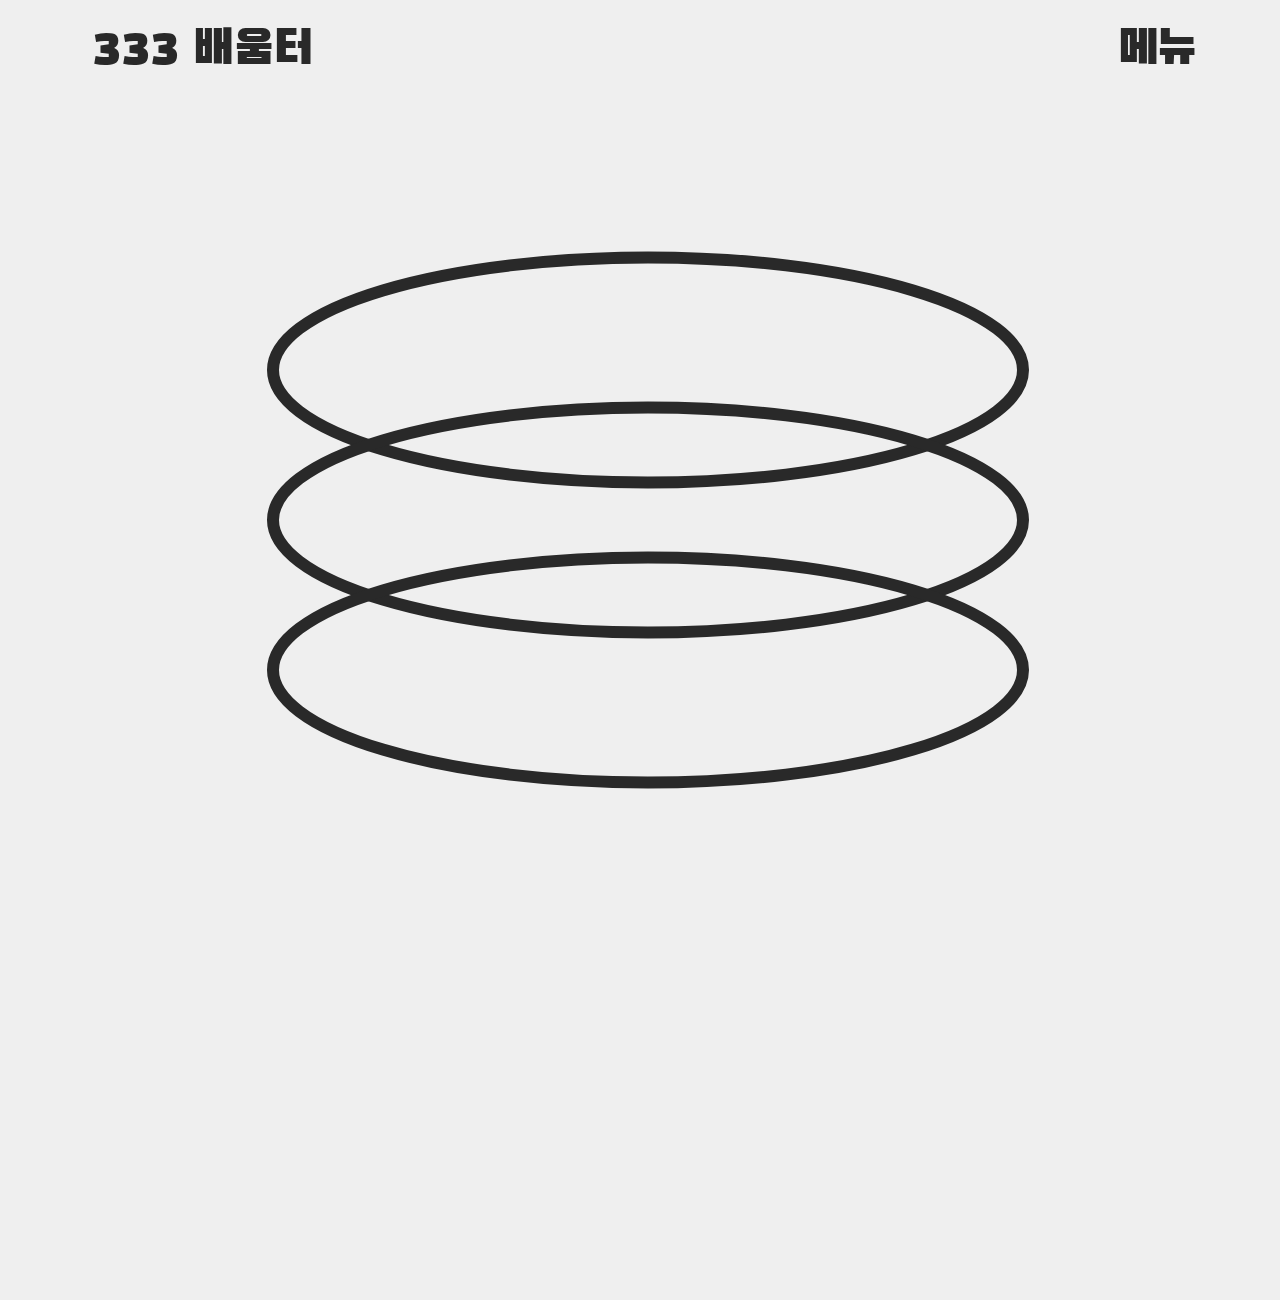
<file: index.html>
<!DOCTYPE html>
<html lang="ko">

<head>
  <link href="https://fonts.googleapis.com/css?family=Black+Han+Sans" rel="stylesheet">
  <link href="https://fonts.googleapis.com/css?family=Gothic+A1|Nanum+Gothic+Coding" rel="stylesheet">
  <link rel="stylesheet" href="333_style.css">
  <title>333 Academy</title>
</head>

<body>
  <header class="header">
    <div class="left-box padding_logo">
      <p id="logo1_text">
        <a class="logo_link" href="index.html">333 배움터</a></p>
    </div>

    <nav class="right-box padding_logo">
      <ul>
        <li id="logo2_text">
          <a class="logo_link" href="#" title="메뉴입니다.">메뉴</a>
          <ul class="drop-menu">
            <li><a class="logo_link" href="333academy_about0.html" title="333 배움터에 대한 소개 글 페이지로 이동하는 버튼입니다.">333에 대해서</a></li>
            <li><a class="logo_link" href="333academy_ARCHIVE.html" title="333 배움터의 위치와 연락처가 나와있는 페이지로 이동하는 버튼입니다. ">아카이브룸</a></li>
            <li><a class="logo_link" href="333academy_contact.html" title="333 배움터의 위치와 연락처가 나와있는 페이지로 이동하는 버튼입니다. ">연락처</a></li>
          </ul>
        </li>
      </ul>
    </nav>
  </header>

  <main class="main_index padding">
    <div class="container">
      <div class="outer">
        <div class="inner">
          <svg>
            <a href="333academy_about0.html" alt="세개의 원이 상하로 겹쳐있는 333 배움터의 로고 중 첫번째 원입니다." title="333 배움터에 대한 소개 글 페이지로 이동하는 버튼입니다.">
              <ellipse class="circle1" />
            </a>
            <a href="333academy_ARCHIVE.html" alt="세개의 원이 상하로 겹쳐있는 333 배움터의 로고 중 두번째 원입니다." title="html과 css에 관한 글들을 모아둔 페이지로 이동하는 버튼입니다.">
              <ellipse class="circle2" />
            </a>
            <a href="333academy_contact.html" alt="세개의 원이 상하로 겹쳐있는 333 배움터의 로고 중 세번째 원입니다." title="333 배움터의 위치와 연락처가 나와있는 페이지로 이동하는 버튼입니다. ">
              <ellipse class="circle3" />
            </a>
          </svg>
        </div>
      </div>
    </div>
  </main>

</body>

</html>
</file>
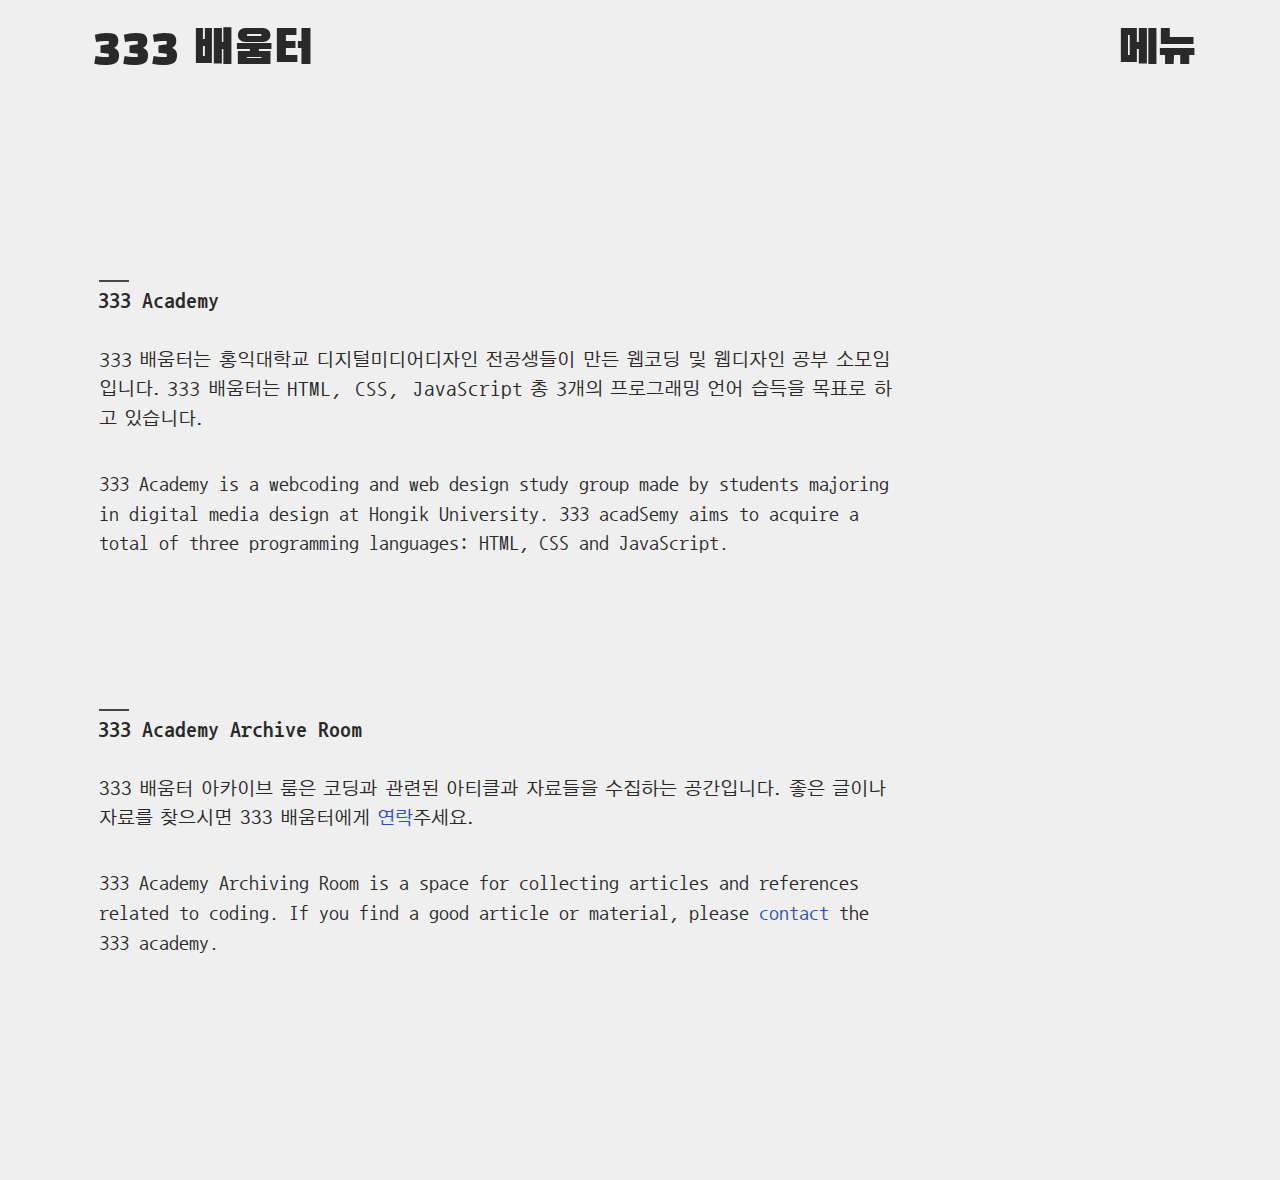
<file: 333academy_about0.html>
<!DOCTYPE html>
<html lang="ko">

<head>
  <meta charset="utf-8">
  <link rel="stylesheet" href="333_style.css">
  <link href="https://fonts.googleapis.com/css?family=Black+Han+Sans" rel="stylesheet">
  <link href="https://fonts.googleapis.com/css?family=Gothic+A1:400,600|Nanum+Gothic+Coding:400,700&amp;subset=korean" rel="stylesheet">
<title>About 333 Academy</title>
</head>

<body>
  <header class="header">
    <div class="left-box padding_logo">
      <p id="logo1_text">
        <a class="logo_link" href="index.html">333 배움터</a></p>
    </div>

    <nav class="right-box padding_logo">
      <ul>
        <li id="logo2_text">
          <a class="logo_link" href="#" title="메뉴입니다.">메뉴</a>
          <ul class="drop-menu">
            <li><a class="logo_link" href="333academy_about0.html" title="333 배움터에 대한 소개 글 페이지로 이동하는 버튼입니다.">333에 대해서</a></li>
            <li><a class="logo_link" href="333academy_ARCHIVE.html" title="333 배움터의 위치와 연락처가 나와있는 페이지로 이동하는 버튼입니다. ">아카이브룸</a></li>
            <li><a class="logo_link" href="333academy_contact.html" title="333 배움터의 위치와 연락처가 나와있는 페이지로 이동하는 버튼입니다. ">연락처</a></li>
          </ul>
        </li>
      </ul>
    </nav>
  </header>

  <main class="main padding">
    <h2>333 Academy</h2>

    <p class="about_333_kr" id="A1Body_text"><span class="span_body">333</span> 배움터는 홍익대학교 디지털미디어디자인 전공생들이 만든 웹코딩
      및 웹디자인 공부 소모임입니다. <span class="span_body">333</span> 배움터는 <span class="span_body">HTML, CSS, JavaScript</span>
      총 <span class="span_body">3</span>개의 프로그래밍 언어 습득을 목표로 하고 있습니다.</p>
    <p class="about_333_eng" id="nanumcodBody_text">333 Academy is a webcoding and web design study group made by students majoring in digital media design at Hongik University.
      333 acadSemy aims to acquire a total of three programming languages: HTML, CSS and JavaScript.</p>

      <h2>333 Academy Archive Room</h2>

    <p class="about_333_kr" id="A1Body_text">333 배움터 아카이브 룸은 코딩과 관련된 아티클과 자료들을 수집하는 공간입니다. 좋은 글이나 자료를 찾으시면 333 배움터에게
      <a class="contact_link" href="333academy_contact.html" title="클릭하면 연락처 페이지로 이동합니다.">연락</a>주세요.</p>
    <p class="about_333_eng" id="nanumcodBody_text">333 Academy Archiving Room is a space for collecting articles and references related to coding. If you find a good article or material, please <a class="contact_link" href="333academy_contact.html"
        title="클릭하면 연락처 페이지로 이동합니다.">contact</a> the 333 academy.</p>
  </main>
</body>

</html>
</file>
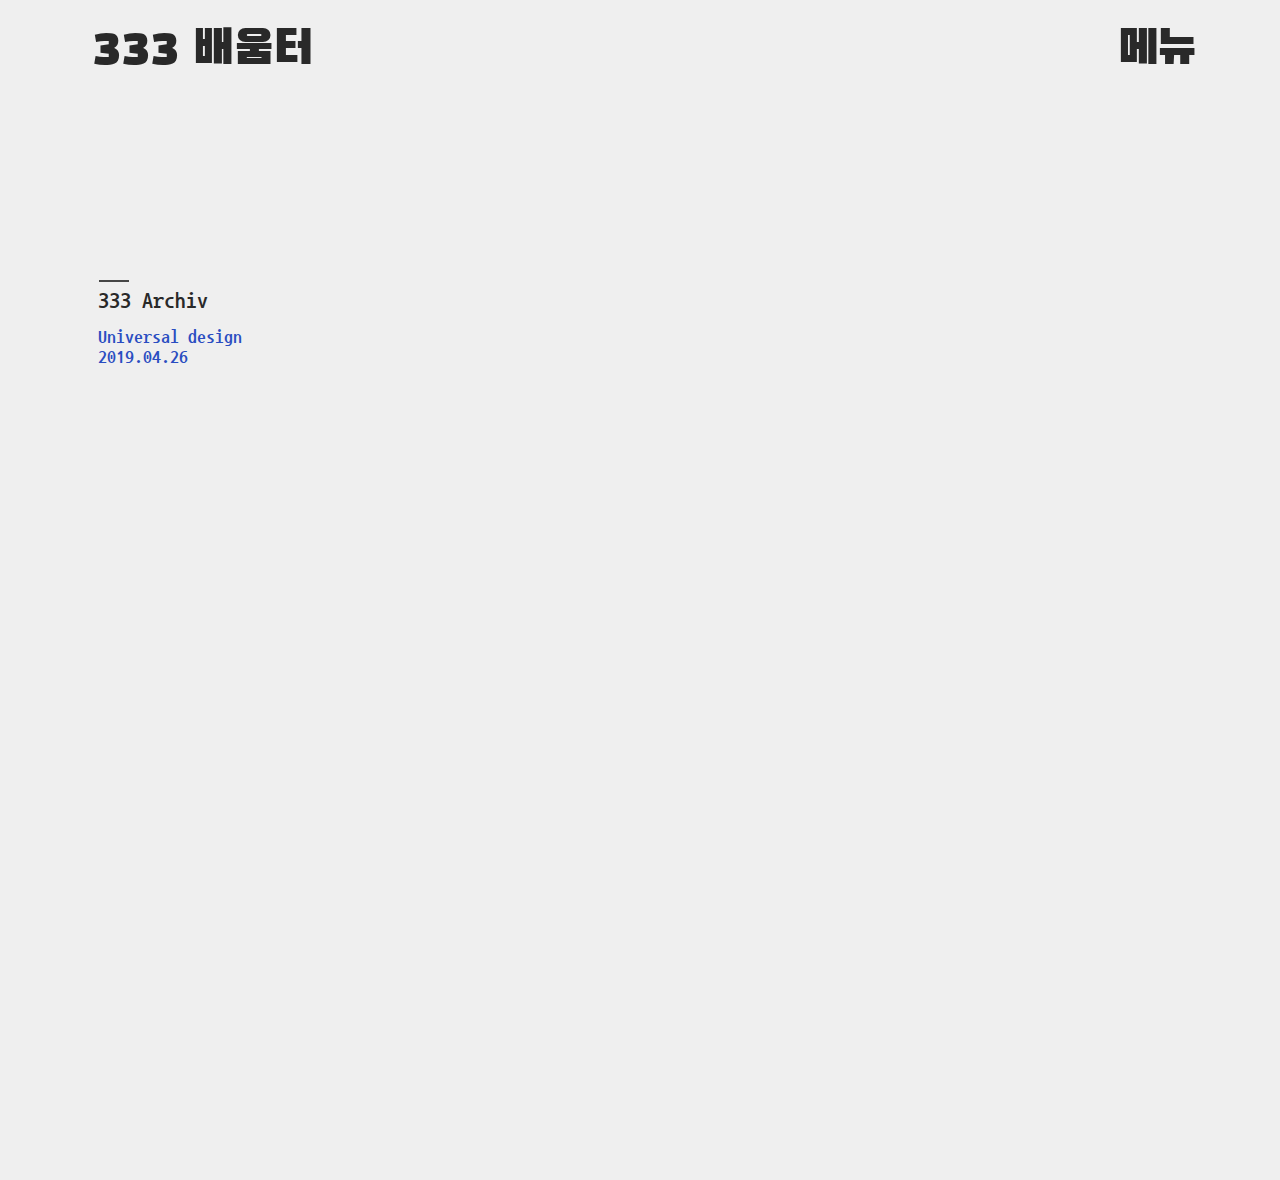
<file: 333academy_ARCHIVE.html>
<!DOCTYPE html>
<html lang="ko">

<head>
  <meta charset="utf-8">
  <link rel="stylesheet" href="333_style.css">
  <link href="https://fonts.googleapis.com/css?family=Black+Han+Sans" rel="stylesheet">
  <link href="https://fonts.googleapis.com/css?family=Gothic+A1:400,600|Nanum+Gothic+Coding:400,700&amp;subset=korean" rel="stylesheet">
  <title>333 Academy Archive</title>

</head>

<body>
  <header class="header">
    <div class="left-box padding_logo">
      <p id="logo1_text">
        <a class="logo_link" href="index.html">333 배움터</a></p>
    </div>

    <nav class="right-box padding_logo">
      <ul>
        <li id="logo2_text">
          <a class="logo_link" href="#" title="메뉴입니다.">메뉴</a>
          <ul class="drop-menu">
            <li><a class="logo_link" href="333academy_about0.html" title="333 배움터에 대한 소개 글 페이지로 이동하는 버튼입니다.">333에 대해서</a></li>
            <li><a class="logo_link" href="333academy_ARCHIVE.html" title="333 배움터의 위치와 연락처가 나와있는 페이지로 이동하는 버튼입니다. ">아카이브룸</a></li>
            <li><a class="logo_link" href="333academy_contact.html" title="333 배움터의 위치와 연락처가 나와있는 페이지로 이동하는 버튼입니다. ">연락처</a></li>
          </ul>
        </li>
      </ul>
    </nav>
  </header>

  <main class="main padding">

  <h2>333 Archiv</h2>

<p>
    <h3>
      <a class="contact_link" href="333academy_universaldesign.html">Universal design
        <br>2019.04.26</a>
    </h3>
  </p>
  </main>
</body>

</html>
</file>
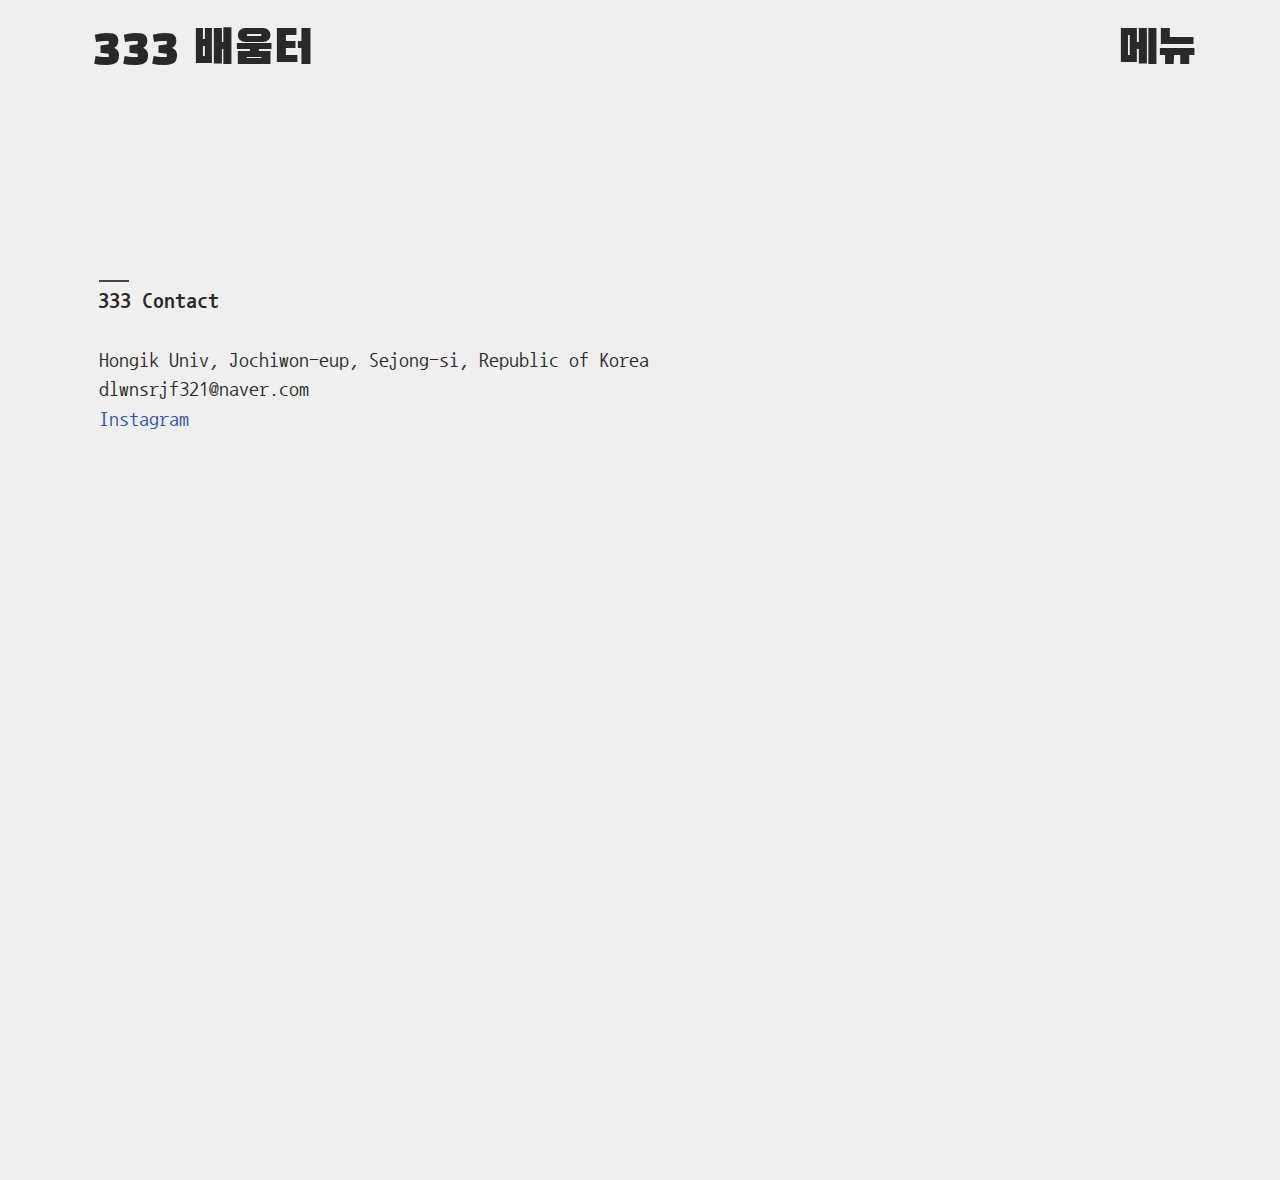
<file: 333academy_contact.html>
<!DOCTYPE html>
<html lang="ko">

<head>
  <meta charset="utf-8">
  <link rel="stylesheet" href="333_style.css">
  <link href="https://fonts.googleapis.com/css?family=Black+Han+Sans" rel="stylesheet">
  <link href="https://fonts.googleapis.com/css?family=Gothic+A1:400,600|Nanum+Gothic+Coding:400,700&amp;subset=korean" rel="stylesheet">
  <title>Contact 333 Academy</title>

</head>

<body>
  <header class="header">
    <div class="left-box padding_logo">
      <p id="logo1_text">
        <a class="logo_link" href="index.html">333 배움터</a></p>
    </div>

    <nav class="right-box padding_logo">
      <ul>
        <li id="logo2_text">
          <a class="logo_link" href="#" title="메뉴입니다.">메뉴</a>
          <ul class="drop-menu">
            <li><a class="logo_link" href="333academy_about0.html" title="333 배움터에 대한 소개 글 페이지로 이동하는 버튼입니다.">333에 대해서</a></li>
            <li><a class="logo_link" href="333academy_ARCHIVE.html" title="333 배움터의 위치와 연락처가 나와있는 페이지로 이동하는 버튼입니다. ">아카이브룸</a></li>
            <li><a class="logo_link" href="333academy_contact.html" title="333 배움터의 위치와 연락처가 나와있는 페이지로 이동하는 버튼입니다. ">연락처</a></li>
          </ul>
        </li>
      </ul>
    </nav>
  </header>
  <main class="main padding">

      <h2>333 Contact</h2>
  
    <p class="about_333_eng" id="nanumcodBody_text">
      Hongik Univ, Jochiwon-eup, Sejong-si, Republic of Korea
      <br>dlwnsrjf321@naver.com
      <br><a class="contact_link" href="https://www.instagram.com/geol_artwork/">Instagram</a>
    </p>

  </main>

</body>

</html>
</file>
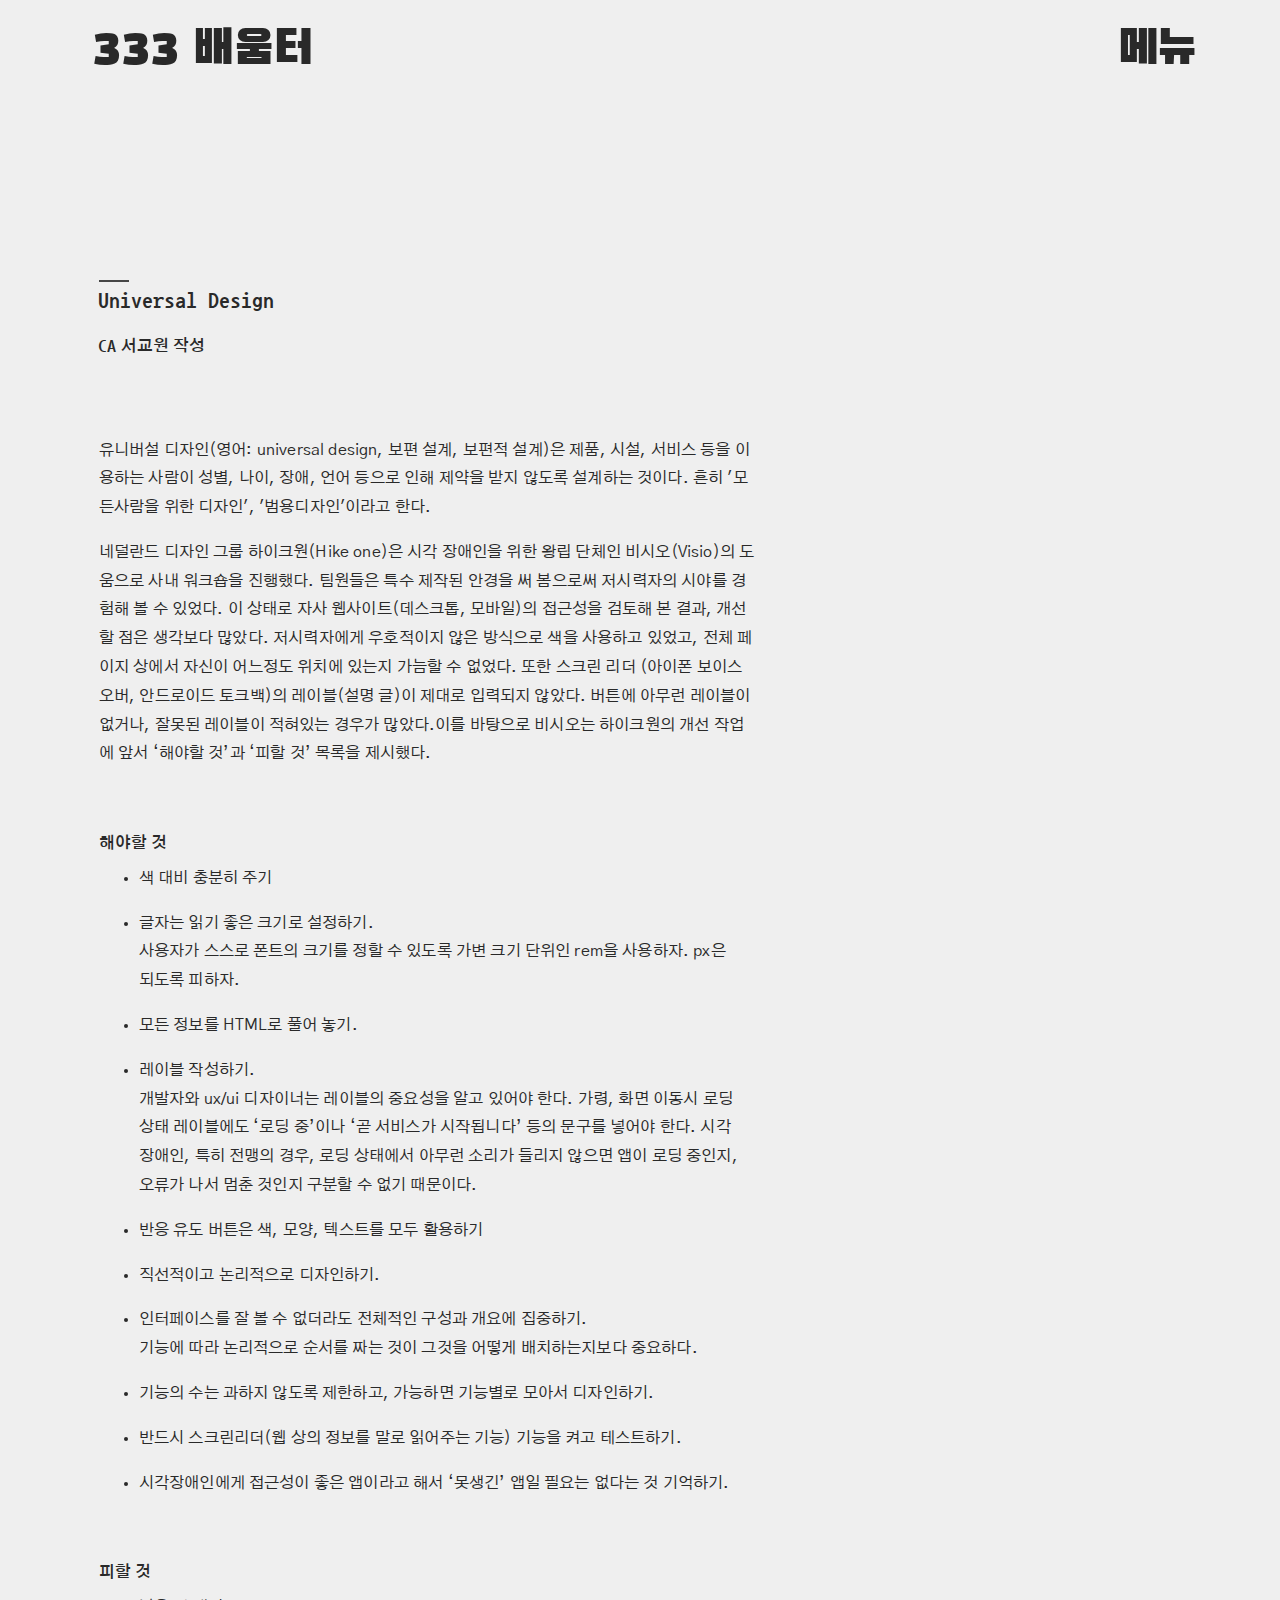
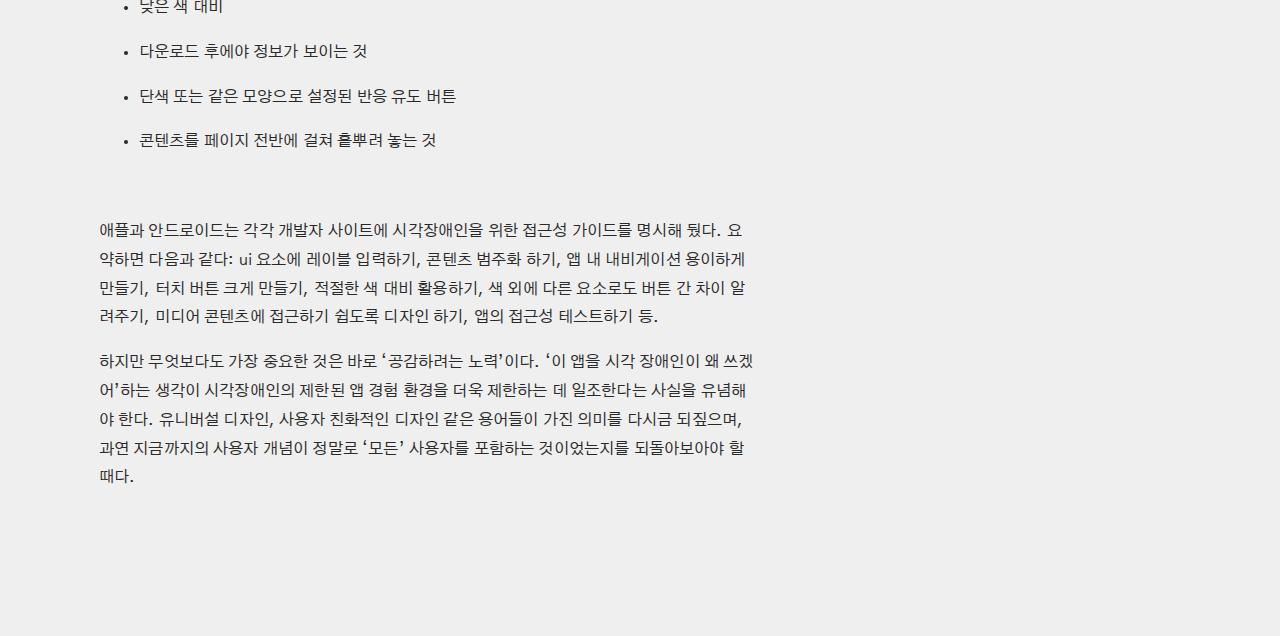
<file: 333academy_universaldesign.html>
<!DOCTYPE html>
<html lang="ko">

<head>
  <meta charset="utf-8">
  <link rel="stylesheet" href="333_style.css">
  <link href="https://fonts.googleapis.com/css?family=Black+Han+Sans" rel="stylesheet">
  <link href="https://fonts.googleapis.com/css?family=Gothic+A1:400,600|Nanum+Gothic+Coding:400,700&amp;subset=korean" rel="stylesheet">
  <title>333 Academy Archive universal design</title>
</head>

<body>
  <header class="header">
    <div class="left-box padding_logo">
      <p id="logo1_text">
        <a class="logo_link" href="index.html">333 배움터</a></p>
    </div>
    <nav class="right-box padding_logo">
      <ul>
        <li id="logo2_text">
          <a class="logo_link" href="#" title="메뉴입니다.">메뉴</a>
          <ul class="drop-menu">
            <li><a class="logo_link" href="333academy_about0.html" title="333 배움터에 대한 소개 글 페이지로 이동하는 버튼입니다.">333에 대해서</a></li>
            <li><a class="logo_link" href="333academy_ARCHIVE.html" title="333 배움터의 위치와 연락처가 나와있는 페이지로 이동하는 버튼입니다. ">아카이브룸</a></li>
            <li><a class="logo_link" href="333academy_contact.html" title="333 배움터의 위치와 연락처가 나와있는 페이지로 이동하는 버튼입니다. ">연락처</a></li>
          </ul>
        </li>
      </ul>
    </nav>
  </header>

  <main class="main padding">
    <h2>Universal Design</h2>
      <br>
      <p class="author_kr"><span class="author_eng">CA</span> 서교원 작성</p>

<div class="archive_kr" id="A1Body_archive">
    <p>
      유니버설 디자인(영어: universal design, 보편 설계, 보편적 설계)은 제품, 시설, 서비스 등을
      이용하는 사람이 성별, 나이, 장애, 언어 등으로 인해 제약을 받지 않도록 설계하는 것이다. 흔히
      '모든사람을 위한 디자인', '범용디자인'이라고 한다.</p>

    <p>네덜란드 디자인 그룹 하이크원(Hike one)은 시각 장애인을 위한 왕립 단체인 비시오(Visio)의 도움으로
      사내 워크숍을 진행했다. 팀원들은 특수 제작된 안경을 써 봄으로써 저시력자의 시야를 경험해 볼 수 있었다.
      이 상태로 자사 웹사이트(데스크톱, 모바일)의 접근성을 검토해 본
      결과, 개선할 점은 생각보다 많았다. 저시력자에게 우호적이지 않은 방식으로 색을 사용하고
      있었고, 전체 페이지 상에서 자신이
      어느정도 위치에 있는지 가늠할 수 없었다. 또한 스크린 리더
      (아이폰 보이스 오버, 안드로이드 토크백)의 레이블(설명 글)이 제대로 입력되지 않았다. 버튼에
      아무런 레이블이 없거나, 잘못된 레이블이 적혀있는 경우가 많았다.이를 바탕으로 비시오는 하이크원의 개선 작업에 앞서
      ‘해야할 것’과 ‘피할 것’ 목록을 제시했다.
     </p>
     <br>



      <p class="bold">해야할 것</p>
      <p class="ul">
        <ul>
          <li>색 대비 충분히 주기</li>
          <p></p>
          <li>글자는 읽기 좋은 크기로 설정하기.
            <br>사용자가 스스로 폰트의 크기를 정할 수 있도록 가변 크기 단위인 rem을 사용하자. px은 되도록 피하자.</li>
          <p></p>
          <li>모든 정보를 HTML로 풀어 놓기.</li>
          <p></p>
          <li>레이블 작성하기.
            <br>개발자와 ux/ui 디자이너는 레이블의 중요성을 알고 있어야 한다.
            가령, 화면 이동시 로딩 상태 레이블에도 ‘로딩 중’이나 ‘곧 서비스가 시작됩니다’ 등의 문구를 넣어야 한다. 시각장애인, 특히 전맹의 경우, 로딩 상태에서 아무런 소리가 들리지 않으면 앱이 로딩 중인지, 오류가 나서 멈춘 것인지 구분할 수 없기 때문이다.</li>
          <p></p>
          <li>반응 유도 버튼은 색, 모양, 텍스트를 모두 활용하기</li>
          <p></p>
          <li>직선적이고 논리적으로 디자인하기.</li>
          <p></p>
          <li>인터페이스를 잘 볼 수 없더라도 전체적인 구성과 개요에 집중하기.
            <br>기능에 따라 논리적으로 순서를 짜는 것이 그것을 어떻게 배치하는지보다 중요하다.</li>
          <p></p>
          <li>기능의 수는 과하지 않도록 제한하고, 가능하면 기능별로 모아서 디자인하기.</li>
          <p></p>
          <li>반드시 스크린리더(웹 상의 정보를 말로 읽어주는 기능) 기능을 켜고 테스트하기.</li>
          <p></p>
          <li>시각장애인에게 접근성이 좋은 앱이라고 해서 ‘못생긴’ 앱일 필요는 없다는 것 기억하기.</li>
        </ul>
      </p>
<br>
  <p class="bold">피할 것</p>
      <p class="ul">
        <ul>
          <li>낮은 색 대비</li>
          <p></p>
          <li>다운로드 후에야 정보가 보이는 것</li>
          <p></p>
          <li>단색 또는 같은 모양으로 설정된 반응 유도 버튼</li>
          <p></p>
          <li>콘텐츠를 페이지 전반에 걸쳐 흩뿌려 놓는 것</li>
      </ul>
    </p>
<br>
    <p>애플과 안드로이드는 각각 개발자 사이트에 시각장애인을 위한 접근성 가이드를 명시해 뒀다.
      요약하면 다음과 같다: ui 요소에 레이블 입력하기, 콘텐츠 범주화 하기, 앱 내 내비게이션 용이하게 만들기, 터치 버튼 크게 만들기, 적절한 색 대비 활용하기, 색 외에 다른 요소로도 버튼 간 차이 알려주기, 미디어 콘텐츠에 접근하기 쉽도록 디자인 하기, 앱의 접근성 테스트하기 등.
    </p>
    <p>하지만 무엇보다도 가장 중요한 것은 바로 ‘공감하려는 노력’이다. ‘이 앱을 시각 장애인이 왜 쓰겠어’하는 생각이 시각장애인의 제한된 앱 경험 환경을 더욱 제한하는 데 일조한다는 사실을 유념해야 한다. 유니버설 디자인, 사용자 친화적인 디자인 같은 용어들이 가진 의미를 다시금 되짚으며, 과연 지금까지의 사용자 개념이 정말로 ‘모든’ 사용자를 포함하는 것이었는지를
      되돌아보아야 할 때다.
      <br>
      <br>
      <br>
      <br>
      <br>
      <br>
    </p>
</div>
  </main>

</body>

</html>
</file>
<file: 333_style.css>
html {
  color: #292929;
  width: 100%;
  height: 100%;
}

body {
  background-color: #EFEFEF;
  width: 100vw;
  height: 100%;
}

h2 {
  display: inline;
  font-family: 'Nanum Gothic Coding', monospace;
  font-style: normal;
  font-weight: 600;
  font-size: 1.35rem;
  color: #292929;
}

h2:before {
  content: "";
  display: block;
  width: 30px;
  border-top: 2.5px solid #464646;
  padding-top: 4.5px;
  margin: 3px 1.6px;
}

h3 {
  display: inline;
  font-family: 'Nanum Gothic Coding', monospace;
  line-height: 1.3rem;
  font-style: normal;
  font-weight: 600;
  font-size: 1.1rem;
  color: #292929;
}

br{
  line-height: 1.5rem;
}

.ul {
  margin-top: -10px;
}

nav>ul {
  list-style-type: none;
  padding: 0;
  margin: 0;
  display: inline-block;
}

nav>ul>li {
  float: right;
  line-height: 60px;
  position: relative;
}

ul.drop-menu {
  position: absolute;
  top: 100%;
  left: 0%;
  right: 0%;
  width: 100%;
  padding: 0;
}

ul.drop-menu li {
  line-height: 55px;
  display: none;
  opacity: 0;
}

li:hover>ul.drop-menu li {
  animation: load 1s forwards;
  display: block;
}

@keyframes load {
  0% {
    transform: translateX(60px) scale(1.1);
  }

  100% {
    transform: translateX(0) scale(1);
    opacity: 1;
  }
}

li {
  width: 47vw;
}

.indent {
  text-indent: 2rem;
}

.header {
  z-index: 99;
  position: fixed;
  top: 0;
  width: 99.5vw;
  height: 94px;
  padding-top: 20px;
  display: block;
  transition: all 200ms ease-out;
}

.left-box {
  float: left;
  transition: all 400ms ease-out;
}

.right-box {
  float: right;
  transition: all 400ms ease-out;
}

#logo1_text {
  text-align: left;
  font-family: 'Black Han Sans', sans-serif;
  font-size: 3rem;
  color: #292929;
  display: inline;
  text-decoration: none;
}

#logo2_text {
  text-align: right;
  font-family: 'Black Han Sans', sans-serif;
  font-size: 3rem;
  color: #292929;
  display: inline;
  text-decoration: none;
}

#A1Body_text {
  font-family: 'Gothic A1', sans-serif;
  font-style: normal;
  font-weight: 400;
  font-size: 1.2rem;
  color: #292929;
}

#nanumcodBody_text {
  font-family: 'Nanum Gothic Coding', sans-serif;
  font-style: normal;
  font-weight: 400;
  font-size: 1.235rem;
  color: #292929;
}

#A1Body_archive {
  font-family: 'Gothic A1', sans-serif;
  font-style: normal;
  font-weight: 400;
  font-size: 1rem;
  color: #292929;
}

#nanumcodBody_archive {
  font-family: 'Nanum Gothic Coding', sans-serif;
  font-style: normal;
  font-weight: 400;
  font-size: 1.035rem;
  color: #292929;
}

.main {
  position: relative;
  margin-top: 280px;
  transition: all 400ms ease-out;
}

.main_index {
  position: relative;
  margin-top: 400px;
  transition: all 400ms ease-out;
}

.padding {
  padding: 0 7vw;
}

.padding_logo {
  padding: 0 6.6vw;
}

.container {
  width: 70%;
  height: 70%;
  margin: 50px auto;
  text-align: center;
}

.outer {
  display: table;
  width: 100%;
  height: 100%;
}

.inner {
  display: table-cell;
  vertical-align: middle;
  text-align: center;
}

.logo_link {
  text-decoration: none;
}

.logo_link:link {
  color: #292929;
}

.logo_link:visited {
  color: #292929;
}

.logo_link:hover{
  text-decoration: none;
  color: #2a4dc1;
}

.contact_link {
  text-decoration: none;
}

.contact_link:link {
  text-decoration: none;
  color: #2a4dc1;
}

.contact_link:visited {
  text-decoration: none;
  color: #1b4ae5;
}


.span_title {
  font-family: 'Nanum Gothic Coding', sans-serif;
  font-style: normal;
  font-weight: 700;
  font-size: 1.385rem;
  vertical-align: 0;
  color: #292929;
}

.span_body {
  font-family: 'Nanum Gothic Coding', sans-serif;
  font-style: normal;
  font-weight: 400;
  font-size: 1.285rem;
  vertical-align: 0;
  color: #292929;
}

.about_333_kr {
  width: 63vw;
  line-height: 1.87rem;
  letter-spacing: 0rem;
  word-spacing: 0.15rem;
  margin-top: 35px;
  margin-left: 0.07rem;
}

.about_333_eng {
  width: 63vw;
  line-height: 1.85rem;
  letter-spacing: 0rem;
  word-spacing: 0rem;
  margin-top: 35px;
  margin-left: 0.07rem;
  margin-bottom: 150px;
}

.archive_kr {
  width: 51.4vw;
  line-height: 1.8rem;
  letter-spacing: 0.01rem;
  word-spacing: 0rem;
  margin-top: 35px;
  margin-left: 0.07rem;
}

.author_kr {
  font-family: 'Gothic A1', sans-serif;
  font-style: normal;
  font-weight: 600;
  font-size: 1rem;
  color: #292929;
  margin-top: 25px;
  margin-bottom: 80px;
}

.author_eng {
  font-family: 'Nanum Gothic Coding', sans-serif;
  font-style: normal;
  font-weight: 600;
  font-size: 1.1rem;
  letter-spacing: 0.05rem;
  color: #292929;
  margin-top: 25px;
  vertical-align: 0;
}

.bold {
  font-weight: 600;
  color: #292929;
}

.circle1 {
  stroke: #292929;
  stroke-width: 12;
  cx: 150;
  cy: -30;
  rx: 125%;
  ry: 75%;
  r: 50;
  fill: rgba(255, 255, 255, 0);
  transition: cx 400ms ease-out;
}

.circle1:hover {
  position: absolute;
  cx: 50;
  cy: -30;
  rx: 125%;
  ry: 75%;
  r: 50;
  fill: rgba(255, 255, 255, 0);
  stroke: #2a4dc1;
  stroke-width: 15;
}

.circle2 {
  stroke: #292929;
  stroke-width: 12;
  cx: 150;
  cy: 120;
  rx: 125%;
  ry: 75%;
  r: 50;
  fill: rgba(255, 255, 255, 0);
  transition: cx 400ms ease-out;
}

.circle2:hover {
  position: absolute;
  cx: 250;
  cy: 120;
  rx: 125%;
  ry: 75%;
  r: 50;
  fill: rgba(255, 255, 255, 0);
  stroke: #2a4dc1;
  stroke-width: 15;
}

.circle3 {
  stroke: #292929;
  stroke-width: 12;
  cx: 150;
  cy: 270;
  rx: 125%;
  ry: 75%;
  r: 50;
  fill: rgba(255, 255, 255, 0);
  transition: cx 400ms ease-out;
}

.circle3:hover {
  position: absolute;
  cx: 50;
  cy: 270;
  rx: 125%;
  ry: 75%;
  r: 50;
  fill: rgba(255, 255, 255, 0);
  stroke: #2a4dc1;
  stroke-width: 15;
}

svg {
  overflow: visible;
}

@media(max-width:865px) {
  .main {
    position: relative;
    margin-top: 280px;
    transition: all 400ms ease-out;
  }

  .right-box {
    float: none;
    margin: auto;
    text-align: left;
    transition: all 400ms ease-out;
  }

  .left-box {
    float: none;
    margin: auto;
    text-align: left;
    transition: all 400ms ease-out;
  }

  nav {
    text-align: center;
  }

  nav>ul {
    list-style-type: none;
    display: block;
  }

  nav>ul>li {
    float: inherit;
    line-height: 60px;
    position: relative;
  }

  ul.drop-menu {
    text-align: center;
    position: absolute;
  }

  ul.drop-menu li {
    line-height: 40px;
    display: none;
    opacity: 0;
    font-size: 2rem;
  }

  li:hover>ul.drop-menu li {
    animation: load 1s forwards;
    display: inline-flex;
  }

  @keyframes load {
    0% {
      transform: scale(1.1);
    }

    100% {
      transform: cale(1);
      opacity: 1;
    }
  }

  .circle1 {
    stroke: #292929;
    stroke-width: 9;
    cx: 150;
    cy: -30;
    rx: 75%;
    ry: 45%;
    r: 50;
    fill: rgba(255, 255, 255, 0);
    transition: cx 400ms ease-out;
  }

  .circle1:hover {
    position: absolute;
    cx: 50;
    cy: -30;
    rx: 75%;
    ry: 45%;
    r: 50;
    fill: rgba(255, 255, 255, 0);
    stroke: #2a4dc1;
    stroke-width: 9;
  }

  .circle2 {
    stroke: #292929;
    stroke-width: 9;
    cx: 150;
    cy: 60;
    rx: 75%;
    ry: 45%;
    r: 50;
    fill: rgba(255, 255, 255, 0);
    transition: cx 400ms ease-out;
  }

  .circle2:hover {
    position: absolute;
    cx: 250;
    cy: 60;
    rx: 75%;
    ry: 45%;
    r: 50;
    fill: rgba(255, 255, 255, 0);
    stroke: #2a4dc1;
    stroke-width: 9;
  }

  .circle3 {
    stroke: #292929;
    stroke-width: 9;
    cx: 150;
    cy: 150;
    rx: 75%;
    ry: 45%;
    r: 50;
    fill: rgba(255, 255, 255, 0);
    transition: cx 400ms ease-out;
  }

  .circle3:hover {
    position: absolute;
    cx: 50;
    cy: 150;
    rx: 75%;
    ry: 45%;
    r: 50;
    fill: rgba(255, 255, 255, 0);
    stroke: #2a4dc1;
    stroke-width: 9;
  }
}
</file>
